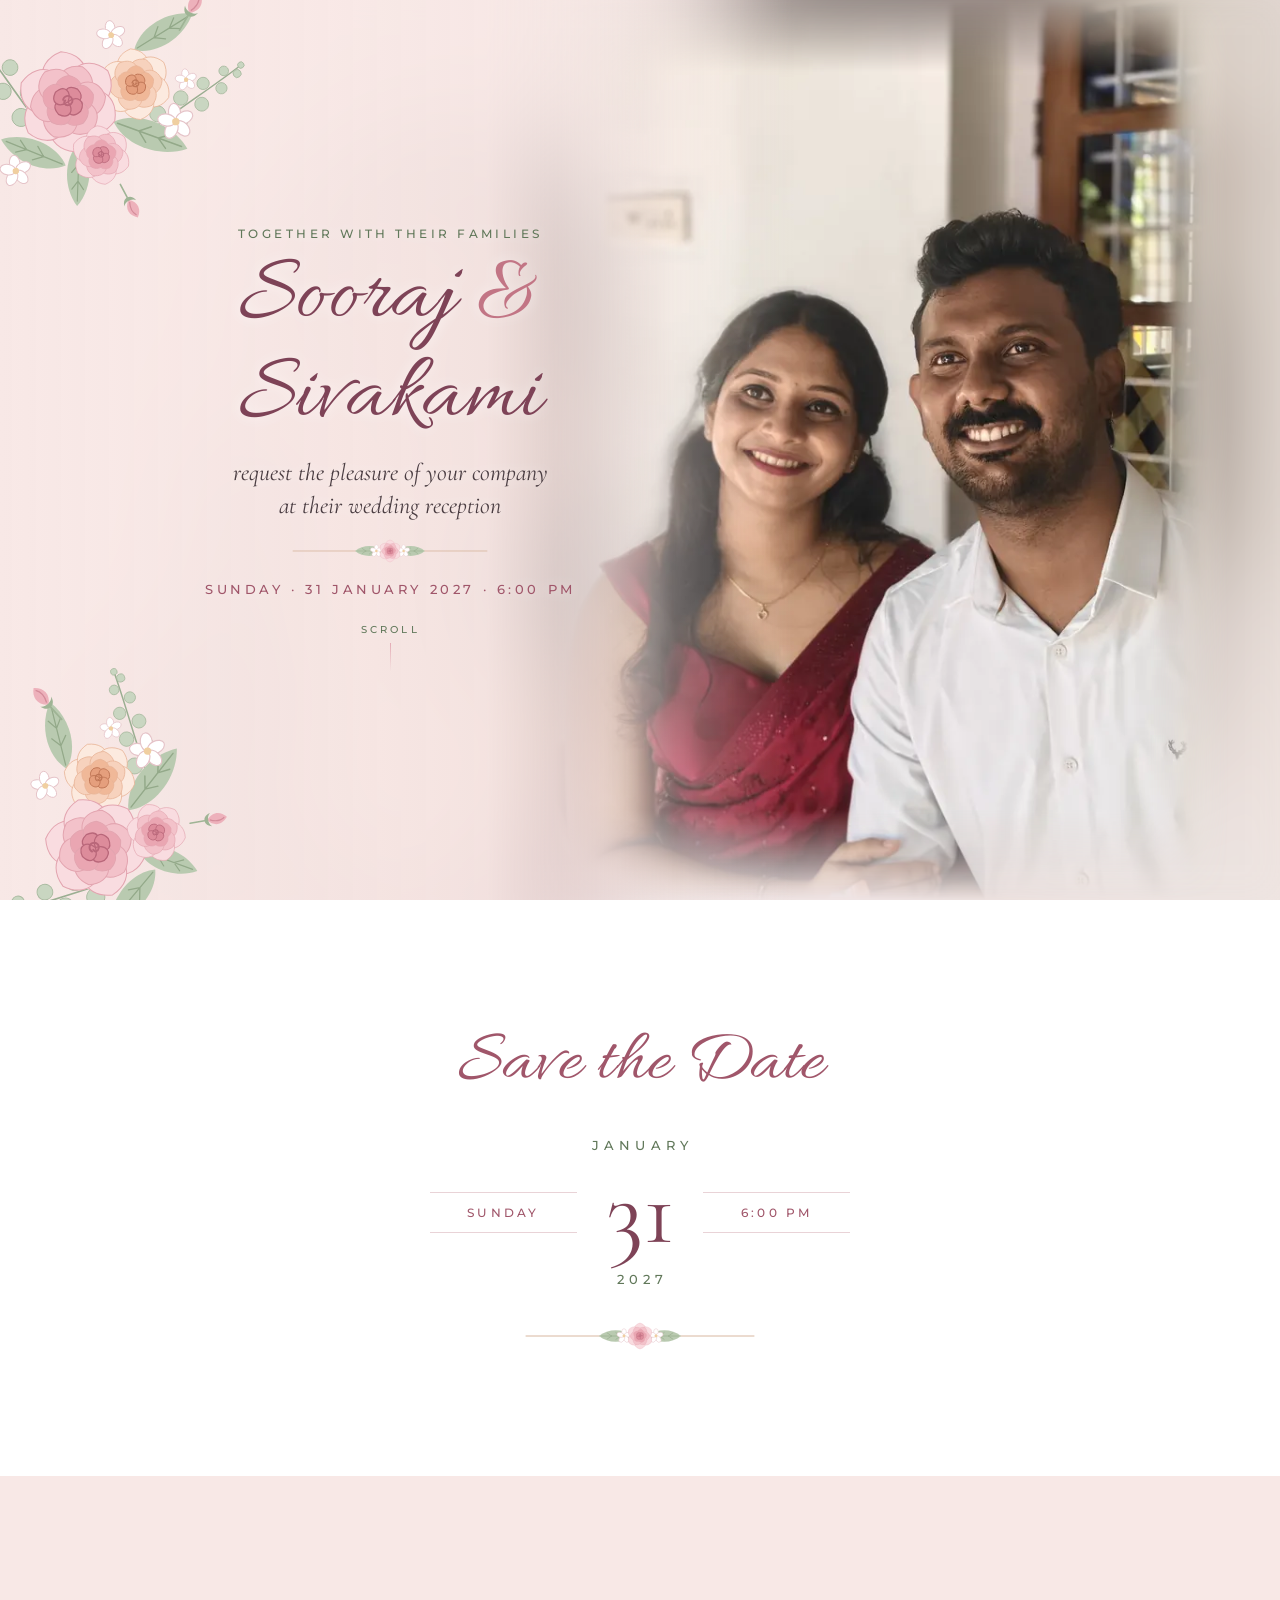
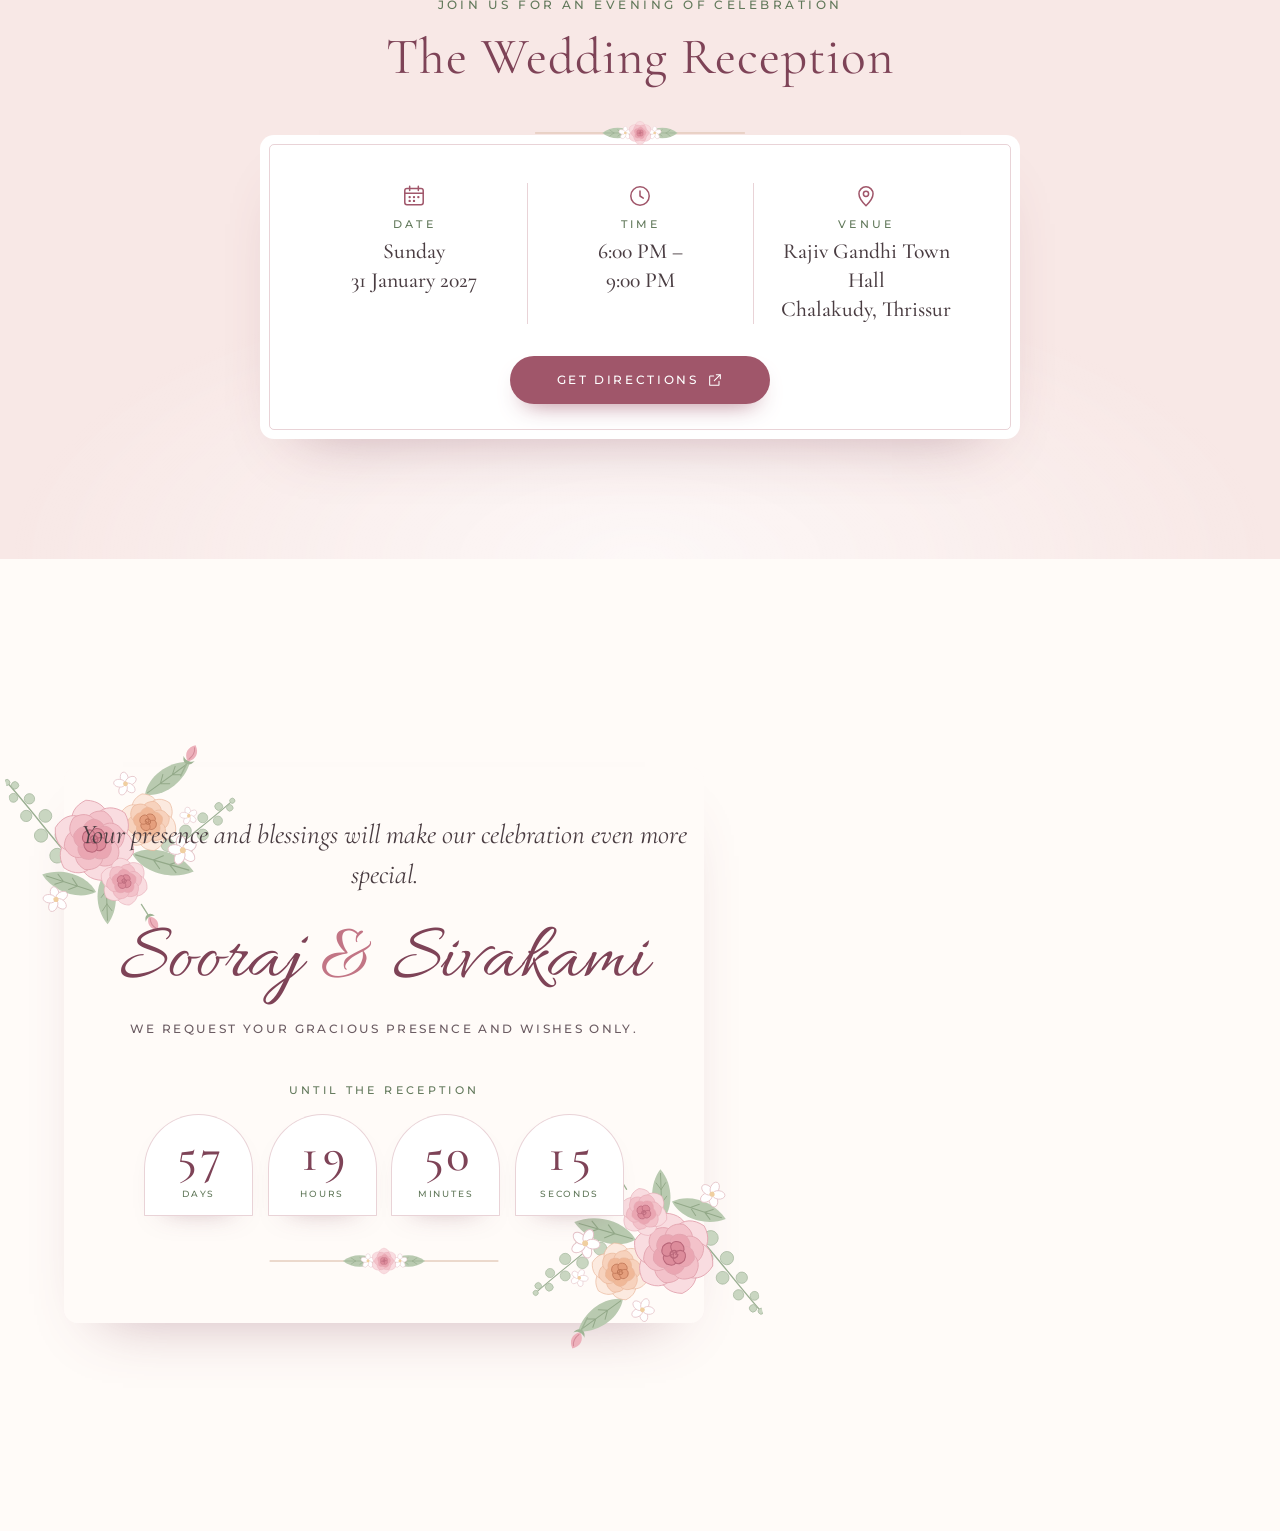
<file: index.html>
<!doctype html>
<html lang="en-IN">
<head>
  <meta charset="utf-8">
  <meta name="viewport" content="width=device-width, initial-scale=1, viewport-fit=cover">
  <title>Sooraj &amp; Sivakami | Wedding Reception Invitation</title>
  <meta name="description" content="You are invited to the wedding reception of Sooraj &amp; Sivakami on Sunday, 31 January 2027, 6:00–9:00 PM at Rajiv Gandhi Town Hall, Chalakudy, Thrissur.">
  <meta name="theme-color" content="#F8E8E6">
  <meta name="color-scheme" content="light">
  <!-- Live URL: replace https://abhyakp.github.io/sooraj-reception-invitation/ everywhere if the repo name or domain differs (see README). -->
  <link rel="canonical" href="https://abhyakp.github.io/sooraj-reception-invitation/">

  <!-- Open Graph (WhatsApp, Facebook) -->
  <meta property="og:type" content="website">
  <meta property="og:site_name" content="Sooraj &amp; Sivakami">
  <meta property="og:title" content="Sooraj &amp; Sivakami | Wedding Reception">
  <meta property="og:description" content="Sunday, 31 January 2027 · 6:00 PM – 9:00 PM · Rajiv Gandhi Town Hall, Chalakudy, Thrissur.">
  <meta property="og:url" content="https://abhyakp.github.io/sooraj-reception-invitation/">
  <meta property="og:image" content="https://abhyakp.github.io/sooraj-reception-invitation/assets/images/og-image.jpg">
  <meta property="og:image:type" content="image/jpeg">
  <meta property="og:image:width" content="1200">
  <meta property="og:image:height" content="630">
  <meta property="og:image:alt" content="Wedding reception invitation for Sooraj and Sivakami, 31 January 2027, 6 PM, Chalakudy, with pastel roses">
  <meta property="og:locale" content="en_IN">
  <!-- Twitter / X -->
  <meta name="twitter:card" content="summary_large_image">
  <meta name="twitter:title" content="Sooraj &amp; Sivakami | Wedding Reception">
  <meta name="twitter:description" content="Sunday, 31 January 2027 · 6 PM · Rajiv Gandhi Town Hall, Chalakudy, Thrissur.">
  <meta name="twitter:image" content="https://abhyakp.github.io/sooraj-reception-invitation/assets/images/og-image.jpg">

  <link rel="icon" href="assets/icons/favicon.svg" type="image/svg+xml">
  <link rel="icon" href="assets/icons/favicon-32.png" sizes="32x32" type="image/png">
  <link rel="apple-touch-icon" href="assets/icons/apple-touch-icon.png">
  <link rel="manifest" href="site.webmanifest">

  <link rel="preload" as="image" type="image/webp" href="assets/images/couple-720.webp" imagesrcset="assets/images/couple-720.webp 720w, assets/images/couple-1200.webp 1200w" imagesizes="(min-width: 900px) and (min-aspect-ratio: 4/3) 75vh, (min-width: 600px) 60vh, 100vw" fetchpriority="high">
  <link rel="preconnect" href="https://fonts.googleapis.com">
  <link rel="preconnect" href="https://fonts.gstatic.com" crossorigin>
  <link rel="stylesheet" href="https://fonts.googleapis.com/css2?family=Cormorant+Garamond:ital,wght@0,400;0,500;1,400;1,500&family=Allura&family=Montserrat:wght@300;400;500&display=swap">
  <link rel="stylesheet" href="css/style.css?v=9">

  <script type="application/ld+json">
  {
    "@context": "https://schema.org",
    "@graph": [
      {
        "@type": "Event",
        "name": "Wedding Reception of Sooraj & Sivakami",
        "url": "https://abhyakp.github.io/sooraj-reception-invitation/",
        "startDate": "2027-01-31T18:00:00+05:30",
        "endDate": "2027-01-31T21:00:00+05:30",
        "eventStatus": "https://schema.org/EventScheduled",
        "eventAttendanceMode": "https://schema.org/OfflineEventAttendanceMode",
        "description": "Wedding reception of Sooraj and Sivakami, 6:00 PM – 9:00 PM at Rajiv Gandhi Town Hall, Chalakudy.",
        "image": [
          "https://abhyakp.github.io/sooraj-reception-invitation/assets/images/og-image.jpg",
          "https://abhyakp.github.io/sooraj-reception-invitation/assets/images/couple-1200.jpg"
        ],
        "location": {
          "@type": "Place",
          "name": "Rajiv Gandhi Town Hall",
          "address": { "@type": "PostalAddress", "addressLocality": "Chalakudy", "addressRegion": "Thrissur, Kerala", "addressCountry": "IN" }
        },
        "organizer": { "@type": "Person", "name": "Mrs. Rajeswari S. & Mr. Sureshkumar C. K." }
      }
    ]
  }
  </script>
</head>
<body>
  <a class="skip-link" href="#main">Skip to the invitation</a>

  <!-- ===== Couple photo: fixed page background ===== -->
  <div class="photo-bg">
    <img class="photo-bg__blur" src="assets/images/couple-blur.jpg" width="240" height="320" alt="" aria-hidden="true" decoding="async">
    <picture>
      <source type="image/webp" srcset="assets/images/couple-720.webp 720w, assets/images/couple-1200.webp 1200w" sizes="(min-width: 900px) and (min-aspect-ratio: 4/3) 75vh, (min-width: 600px) 60vh, 100vw">
      <img class="photo-bg__img" src="assets/images/couple-1200.jpg" width="1200" height="1600" alt="Sooraj and Sivakami sitting together and smiling" fetchpriority="high" decoding="async">
    </picture>
  </div>

  <!-- ===== Floral sprite (decorative, reused via <use>) ===== -->
  <svg class="sprite" aria-hidden="true" focusable="false" width="0" height="0">
    <defs>
      <!-- Garden rose: rings of petals, darker towards the centre -->
      <symbol id="f-rose" viewBox="-26 -26 52 52"><circle r="20" fill="#F9DCE0"/><g fill="#F9DCE0" stroke="#E3A5B0" stroke-width=".5"><path d="M0 0C-13 -4.8 -14.9 -20.4 0 -24C14.9 -20.4 13 -4.8 0 0z" transform="rotate(0)"/><path d="M0 0C-13 -4.8 -14.9 -20.4 0 -24C14.9 -20.4 13 -4.8 0 0z" transform="rotate(60)"/><path d="M0 0C-13 -4.8 -14.9 -20.4 0 -24C14.9 -20.4 13 -4.8 0 0z" transform="rotate(120)"/><path d="M0 0C-13 -4.8 -14.9 -20.4 0 -24C14.9 -20.4 13 -4.8 0 0z" transform="rotate(180)"/><path d="M0 0C-13 -4.8 -14.9 -20.4 0 -24C14.9 -20.4 13 -4.8 0 0z" transform="rotate(240)"/><path d="M0 0C-13 -4.8 -14.9 -20.4 0 -24C14.9 -20.4 13 -4.8 0 0z" transform="rotate(300)"/></g><g fill="#F3C2CA" stroke="#E3A5B0" stroke-width=".5"><path d="M0 0C-10 -3.6 -11.5 -15.3 0 -18C11.5 -15.3 10 -3.6 0 0z" transform="rotate(30)"/><path d="M0 0C-10 -3.6 -11.5 -15.3 0 -18C11.5 -15.3 10 -3.6 0 0z" transform="rotate(90)"/><path d="M0 0C-10 -3.6 -11.5 -15.3 0 -18C11.5 -15.3 10 -3.6 0 0z" transform="rotate(150)"/><path d="M0 0C-10 -3.6 -11.5 -15.3 0 -18C11.5 -15.3 10 -3.6 0 0z" transform="rotate(210)"/><path d="M0 0C-10 -3.6 -11.5 -15.3 0 -18C11.5 -15.3 10 -3.6 0 0z" transform="rotate(270)"/><path d="M0 0C-10 -3.6 -11.5 -15.3 0 -18C11.5 -15.3 10 -3.6 0 0z" transform="rotate(330)"/></g><g fill="#EAA6B2" stroke="#E3A5B0" stroke-width=".5"><path d="M0 0C-7.5 -2.5 -8.6 -10.6 0 -12.5C8.6 -10.6 7.5 -2.5 0 0z" transform="rotate(10)"/><path d="M0 0C-7.5 -2.5 -8.6 -10.6 0 -12.5C8.6 -10.6 7.5 -2.5 0 0z" transform="rotate(82)"/><path d="M0 0C-7.5 -2.5 -8.6 -10.6 0 -12.5C8.6 -10.6 7.5 -2.5 0 0z" transform="rotate(154)"/><path d="M0 0C-7.5 -2.5 -8.6 -10.6 0 -12.5C8.6 -10.6 7.5 -2.5 0 0z" transform="rotate(226)"/><path d="M0 0C-7.5 -2.5 -8.6 -10.6 0 -12.5C8.6 -10.6 7.5 -2.5 0 0z" transform="rotate(298)"/></g><g fill="#DD8C9B" stroke="#B9677A" stroke-width="0.6"><path d="M0 0C-5 -1.5 -5.8 -6.4 0 -7.5C5.8 -6.4 5 -1.5 0 0z" transform="rotate(45)"/><path d="M0 0C-5 -1.5 -5.8 -6.4 0 -7.5C5.8 -6.4 5 -1.5 0 0z" transform="rotate(135)"/><path d="M0 0C-5 -1.5 -5.8 -6.4 0 -7.5C5.8 -6.4 5 -1.5 0 0z" transform="rotate(225)"/><path d="M0 0C-5 -1.5 -5.8 -6.4 0 -7.5C5.8 -6.4 5 -1.5 0 0z" transform="rotate(315)"/></g><path d="M-2.2-1.2c.6-1.8 3-2.2 4-.6s0 3.4-1.8 3.4-2.4-1.6-1.2-2.4" fill="none" stroke="#B9677A" stroke-width=".9" stroke-linecap="round"/></symbol>
      <symbol id="f-rose-peach" viewBox="-26 -26 52 52"><circle r="20" fill="#FCEADF"/><g fill="#FCEADF" stroke="#E8B497" stroke-width=".5"><path d="M0 0C-13 -4.8 -14.9 -20.4 0 -24C14.9 -20.4 13 -4.8 0 0z" transform="rotate(0)"/><path d="M0 0C-13 -4.8 -14.9 -20.4 0 -24C14.9 -20.4 13 -4.8 0 0z" transform="rotate(60)"/><path d="M0 0C-13 -4.8 -14.9 -20.4 0 -24C14.9 -20.4 13 -4.8 0 0z" transform="rotate(120)"/><path d="M0 0C-13 -4.8 -14.9 -20.4 0 -24C14.9 -20.4 13 -4.8 0 0z" transform="rotate(180)"/><path d="M0 0C-13 -4.8 -14.9 -20.4 0 -24C14.9 -20.4 13 -4.8 0 0z" transform="rotate(240)"/><path d="M0 0C-13 -4.8 -14.9 -20.4 0 -24C14.9 -20.4 13 -4.8 0 0z" transform="rotate(300)"/></g><g fill="#F7D2BD" stroke="#E8B497" stroke-width=".5"><path d="M0 0C-10 -3.6 -11.5 -15.3 0 -18C11.5 -15.3 10 -3.6 0 0z" transform="rotate(30)"/><path d="M0 0C-10 -3.6 -11.5 -15.3 0 -18C11.5 -15.3 10 -3.6 0 0z" transform="rotate(90)"/><path d="M0 0C-10 -3.6 -11.5 -15.3 0 -18C11.5 -15.3 10 -3.6 0 0z" transform="rotate(150)"/><path d="M0 0C-10 -3.6 -11.5 -15.3 0 -18C11.5 -15.3 10 -3.6 0 0z" transform="rotate(210)"/><path d="M0 0C-10 -3.6 -11.5 -15.3 0 -18C11.5 -15.3 10 -3.6 0 0z" transform="rotate(270)"/><path d="M0 0C-10 -3.6 -11.5 -15.3 0 -18C11.5 -15.3 10 -3.6 0 0z" transform="rotate(330)"/></g><g fill="#F0B898" stroke="#E8B497" stroke-width=".5"><path d="M0 0C-7.5 -2.5 -8.6 -10.6 0 -12.5C8.6 -10.6 7.5 -2.5 0 0z" transform="rotate(10)"/><path d="M0 0C-7.5 -2.5 -8.6 -10.6 0 -12.5C8.6 -10.6 7.5 -2.5 0 0z" transform="rotate(82)"/><path d="M0 0C-7.5 -2.5 -8.6 -10.6 0 -12.5C8.6 -10.6 7.5 -2.5 0 0z" transform="rotate(154)"/><path d="M0 0C-7.5 -2.5 -8.6 -10.6 0 -12.5C8.6 -10.6 7.5 -2.5 0 0z" transform="rotate(226)"/><path d="M0 0C-7.5 -2.5 -8.6 -10.6 0 -12.5C8.6 -10.6 7.5 -2.5 0 0z" transform="rotate(298)"/></g><g fill="#E59F7D" stroke="#BF7656" stroke-width="0.6"><path d="M0 0C-5 -1.5 -5.8 -6.4 0 -7.5C5.8 -6.4 5 -1.5 0 0z" transform="rotate(45)"/><path d="M0 0C-5 -1.5 -5.8 -6.4 0 -7.5C5.8 -6.4 5 -1.5 0 0z" transform="rotate(135)"/><path d="M0 0C-5 -1.5 -5.8 -6.4 0 -7.5C5.8 -6.4 5 -1.5 0 0z" transform="rotate(225)"/><path d="M0 0C-5 -1.5 -5.8 -6.4 0 -7.5C5.8 -6.4 5 -1.5 0 0z" transform="rotate(315)"/></g><path d="M-2.2-1.2c.6-1.8 3-2.2 4-.6s0 3.4-1.8 3.4-2.4-1.6-1.2-2.4" fill="none" stroke="#BF7656" stroke-width=".9" stroke-linecap="round"/></symbol>
      <!-- White blossom -->
      <symbol id="f-blossom" viewBox="-12 -12 24 24">
        <g fill="#FFFFFF" stroke="#E5C3C8" stroke-width=".7">
          <ellipse cy="-5.6" rx="3.6" ry="5.4"/><ellipse cy="-5.6" rx="3.6" ry="5.4" transform="rotate(72)"/><ellipse cy="-5.6" rx="3.6" ry="5.4" transform="rotate(144)"/><ellipse cy="-5.6" rx="3.6" ry="5.4" transform="rotate(216)"/><ellipse cy="-5.6" rx="3.6" ry="5.4" transform="rotate(288)"/>
        </g>
        <circle r="2.2" fill="#F0CFA0"/>
      </symbol>
      <!-- Rose bud -->
      <symbol id="f-bud" viewBox="0 0 16 30">
        <path d="M8 1C13 5 14 11 8 16 2 11 3 5 8 1z" fill="#EDB1BB"/>
        <path d="M8 3c2 3 2 7 0 11" fill="none" stroke="#D48C9A" stroke-width=".9"/>
        <path d="M3 13c2 3 8 3 10 0-1 4-3 5-5 5s-4-1-5-5z" fill="#9FB495"/>
        <path d="M8 18v11" stroke="#9FB495" stroke-width="1.2" stroke-linecap="round"/>
      </symbol>
      <!-- Leaf -->
      <symbol id="f-leaf" viewBox="0 0 40 16">
        <path d="M1 8C10-1 28-1 39 8 28 17 10 17 1 8z" fill="#B9CAB0"/>
        <path d="M3 8h33M14 8l5-4M14 8l5 4M24 8l5-3.5M24 8l5 3.5" fill="none" stroke="#93A989" stroke-width=".7" stroke-linecap="round"/>
      </symbol>
      <!-- Eucalyptus sprig -->
      <symbol id="f-euca" viewBox="0 0 30 90">
        <path d="M15 88C14 60 16 30 15 2" fill="none" stroke="#9AAE91" stroke-width="1.1"/>
        <g fill="#C9D6C1" stroke="#A9BAA0" stroke-width=".6">
          <circle cx="8" cy="76" r="6"/><circle cx="22" cy="66" r="6"/><circle cx="8.5" cy="55" r="5.4"/><circle cx="21.5" cy="45" r="5.2"/><circle cx="9.5" cy="35" r="4.6"/><circle cx="20.5" cy="26" r="4.2"/><circle cx="11" cy="17" r="3.6"/><circle cx="18.5" cy="10" r="3"/><circle cx="15" cy="4" r="2.4"/>
        </g>
      </symbol>

      <!-- Corner spray: roses, blossoms, buds, leaves and eucalyptus -->
      <symbol id="f-spray" viewBox="0 0 240 200">
        <use href="#f-euca" x="6" y="-4" width="34" height="102" transform="rotate(-28 23 47)"/>
        <use href="#f-euca" x="150" y="40" width="30" height="90" transform="rotate(62 165 85)"/>
        <use href="#f-leaf" x="96" y="96" width="62" height="25" transform="rotate(28 127 108)"/>
        <use href="#f-leaf" x="10" y="98" width="56" height="22" transform="rotate(-150 38 109)"/>
        <use href="#f-leaf" x="120" y="22" width="54" height="22" transform="rotate(-24 147 33)"/>
        <use href="#f-leaf" x="44" y="120" width="50" height="20" transform="rotate(100 69 130)"/>
        <use href="#f-bud" x="160" y="4" width="18" height="34" transform="rotate(38 169 21)"/>
        <use href="#f-bud" x="96" y="140" width="16" height="30" transform="rotate(160 104 155)"/>
        <use href="#f-rose-peach" x="92" y="40" width="58" height="58"/>
        <use href="#f-rose" x="28" y="34" width="82" height="82"/>
        <use href="#f-rose" x="64" y="94" width="48" height="48"/>
        <use href="#f-blossom" x="132" y="86" width="30" height="30"/>
        <use href="#f-blossom" x="10" y="108" width="26" height="26"/>
        <use href="#f-blossom" x="96" y="18" width="24" height="24"/>
        <use href="#f-blossom" x="150" y="62" width="18" height="18"/>
      </symbol>

      <!-- Small floral divider -->
      <symbol id="f-divider" viewBox="0 0 240 40">
        <path d="M6 20h78M156 20h78" stroke="#D8B7A0" stroke-width="1" stroke-linecap="round"/>
        <use href="#f-leaf" x="78" y="13" width="34" height="14" transform="rotate(180 95 20)"/>
        <use href="#f-leaf" x="128" y="13" width="34" height="14"/>
        <use href="#f-blossom" x="96" y="12" width="16" height="16"/>
        <use href="#f-blossom" x="128" y="12" width="16" height="16"/>
        <use href="#f-rose" x="106" y="6" width="28" height="28"/>
      </symbol>

      <symbol id="i-calendar" viewBox="0 0 24 24"><g fill="none" stroke="currentColor" stroke-width="1.4" stroke-linecap="round" stroke-linejoin="round"><rect x="3.5" y="5" width="17" height="15" rx="2"/><path d="M3.5 9.5h17M8 3v4M16 3v4"/><path d="M8 13h.01M12 13h.01M16 13h.01M8 16.5h.01M12 16.5h.01" stroke-width="2.2"/></g></symbol>
      <symbol id="i-clock" viewBox="0 0 24 24"><g fill="none" stroke="currentColor" stroke-width="1.4" stroke-linecap="round" stroke-linejoin="round"><circle cx="12" cy="12" r="8.5"/><path d="M12 7.5V12l3 2"/></g></symbol>
      <symbol id="i-pin" viewBox="0 0 24 24"><g fill="none" stroke="currentColor" stroke-width="1.4" stroke-linecap="round" stroke-linejoin="round"><path d="M12 21s-6.5-6.2-6.5-11a6.5 6.5 0 0 1 13 0c0 4.8-6.5 11-6.5 11z"/><circle cx="12" cy="10" r="2.4"/></g></symbol>
      <symbol id="i-arrow-up" viewBox="0 0 24 24"><path d="M12 19V5M6 11l6-6 6 6" fill="none" stroke="currentColor" stroke-width="1.8" stroke-linecap="round" stroke-linejoin="round"/></symbol>
      <symbol id="i-external" viewBox="0 0 24 24"><path d="M14 4h6v6M20 4l-9 9M18 14v5a1 1 0 0 1-1 1H5a1 1 0 0 1-1-1V7a1 1 0 0 1 1-1h5" fill="none" stroke="currentColor" stroke-width="1.6" stroke-linecap="round" stroke-linejoin="round"/></symbol>
    </defs>
  </svg>

  <main id="main">

    <!-- ===== Hero ===== -->
    <section class="hero see-through" id="top" aria-labelledby="hero-title">
      <svg class="spray spray--tl" aria-hidden="true" focusable="false"><use href="#f-spray"/></svg>
      <svg class="spray spray--tr" aria-hidden="true" focusable="false"><use href="#f-spray"/></svg>

      <div class="hero__top">
        <p class="eyebrow hero__eyebrow">Together with their families</p>
        <h1 class="hero__names" id="hero-title">
          <span class="hero__name">Sooraj <span class="hero__amp" aria-label="and">&amp;</span></span>
          <span class="hero__name">Sivakami</span>
        </h1>
      </div>

      <div class="hero__bottom">
        <p class="hero__lede">request the pleasure of your company<br> at their wedding reception</p>
        <svg class="divider hero__divider" aria-hidden="true" focusable="false"><use href="#f-divider"/></svg>
        <p class="hero__date">Sunday &middot; 31 January 2027 <span class="hero__time"><span class="hero__sep" aria-hidden="true">&middot; </span>6:00 PM</span></p>
        <a href="#date" class="scroll-cue">
          <span class="scroll-cue__text">Scroll</span>
          <span class="scroll-cue__line" aria-hidden="true"></span>
        </a>
      </div>
    </section>

    <!-- ===== Save the date ===== -->
    <section class="section date" id="date" aria-labelledby="date-title">
      <div class="container">
        <h2 class="script-title reveal" id="date-title">Save the Date</h2>
        <div class="date-block reveal">
          <p class="date-block__month">January</p>
          <div class="date-block__row">
            <span class="date-block__side">Sunday</span>
            <span class="date-block__day">31</span>
            <span class="date-block__side">6:00 PM</span>
          </div>
          <p class="date-block__year">2027</p>
        </div>
        <svg class="divider reveal" aria-hidden="true" focusable="false"><use href="#f-divider"/></svg>
      </div>
    </section>

    <!-- ===== Reception details ===== -->
    <section class="section reception" id="reception" aria-labelledby="reception-title">
      <div class="container">
        <p class="eyebrow reveal">Join us for an evening of celebration</p>
        <h2 class="section-title reveal" id="reception-title">The Wedding Reception</h2>

        <div class="card reveal">
          <svg class="card__flowers" aria-hidden="true" focusable="false"><use href="#f-divider"/></svg>
          <div class="card__trio">
            <div class="card__cell">
              <svg class="icon" aria-hidden="true" focusable="false"><use href="#i-calendar"/></svg>
              <h3 class="card__label">Date</h3>
              <p class="card__value">Sunday<br>31 January 2027</p>
            </div>
            <div class="card__cell">
              <svg class="icon" aria-hidden="true" focusable="false"><use href="#i-clock"/></svg>
              <h3 class="card__label">Time</h3>
              <p class="card__value">6:00 PM –<br>9:00 PM</p>
            </div>
            <div class="card__cell">
              <svg class="icon" aria-hidden="true" focusable="false"><use href="#i-pin"/></svg>
              <h3 class="card__label">Venue</h3>
              <p class="card__value">Rajiv Gandhi Town Hall<br>Chalakudy, Thrissur</p>
            </div>
          </div>

          <a class="btn" href="https://www.google.com/maps/search/?api=1&amp;query=Rajiv+Gandhi+Town+Hall+Chalakudy+Thrissur" target="_blank" rel="noopener">
            Get Directions <svg class="icon icon--sm" aria-hidden="true" focusable="false"><use href="#i-external"/></svg>
            <span class="sr-only">(opens Google Maps in a new tab)</span>
          </a>
        </div>
      </div>
    </section>

    <!-- ===== Closing ===== -->
    <section class="section closing see-through" id="closing" aria-labelledby="closing-title">
      <div class="container container--narrow closing__panel">
        <svg class="spray spray--cl" aria-hidden="true" focusable="false"><use href="#f-spray"/></svg>
        <svg class="spray spray--cr" aria-hidden="true" focusable="false"><use href="#f-spray"/></svg>
        <p class="closing__text reveal">Your presence and blessings will make our celebration even more special.</p>
        <h2 class="closing__names reveal" id="closing-title">Sooraj <span aria-label="and">&amp;</span> Sivakami</h2>
        <p class="closing__note reveal">We request your gracious presence and wishes only.</p>

        <div class="countdown reveal" data-countdown="reception">
          <p class="countdown__caption">Until the Reception</p>
          <div class="countdown__grid" data-cd-grid role="timer" aria-label="Time remaining until the wedding reception">
            <div class="countdown__unit"><span class="countdown__num" data-cd="days">--</span><span class="countdown__lbl">Days</span></div>
            <div class="countdown__unit"><span class="countdown__num" data-cd="hours">--</span><span class="countdown__lbl">Hours</span></div>
            <div class="countdown__unit"><span class="countdown__num" data-cd="minutes">--</span><span class="countdown__lbl">Minutes</span></div>
            <div class="countdown__unit"><span class="countdown__num" data-cd="seconds">--</span><span class="countdown__lbl">Seconds</span></div>
          </div>
          <p class="countdown__status" data-cd-status aria-live="polite" hidden></p>
        </div>

        <svg class="divider reveal" aria-hidden="true" focusable="false"><use href="#f-divider"/></svg>
      </div>
    </section>
  </main>

  <!-- ===== Floating controls ===== -->
  <a class="fab back-to-top" id="backToTop" href="#top" aria-label="Back to top">
    <svg class="icon" aria-hidden="true" focusable="false"><use href="#i-arrow-up"/></svg>
  </a>

  <script src="js/script.js?v=4" defer></script>
</body>
</html>
</file>
<file: css/style.css>
/* ==========================================================================
   Sooraj & Sivakami — Wedding Reception Invitation
   Western pastel · blush, white & sage florals · mobile-first · no frameworks
   ========================================================================== */

:root {
  --white: #FFFFFF;
  --ivory: #FFFBF8;
  --blush: #F8E8E6;
  --blush-2: #F3D9D8;
  --rose: #E3AAB4;          /* decoration only */
  --rose-amp: #C27585;      /* large decorative ampersand — 3.6:1 */
  --rose-deep: #A0566A;     /* accent text — 5.3:1 on white */
  --mauve: #7E4357;         /* headings — 7.6:1 on white */
  --sage: #B9CAB0;
  --sage-deep: #61785A;     /* small text on light — 4.9:1 on white */
  --champagne: #D8B7A0;
  --ink: #4A3D42;
  --muted: #6B5C62;
  --line: rgba(196, 140, 150, .38);

  --font-head: "Cormorant Garamond", Georgia, "Times New Roman", serif;
  --font-body: "Montserrat", system-ui, -apple-system, "Segoe UI", sans-serif;
  --font-script: "Allura", "Snell Roundhand", "Brush Script MT", cursive;

  --gutter: 16px;
  --max: 1080px;
  --radius: 14px;
  --ease: cubic-bezier(.22, .61, .36, 1);
}

/* ---------- Reset & base ---------- */
*, *::before, *::after { box-sizing: border-box; }
html { -webkit-text-size-adjust: 100%; scroll-behavior: smooth; color-scheme: light; }
body {
  margin: 0;
  font-family: var(--font-body);
  font-weight: 400;
  font-size: 1rem;
  line-height: 1.7;
  color: var(--ink);
  background: var(--ivory);
  overflow-x: hidden;
  -webkit-font-smoothing: antialiased;
  text-rendering: optimizeLegibility;
}
h1, h2, h3 { margin: 0; font-weight: 400; line-height: 1.15; }
p, figure { margin: 0; }
img, svg { display: block; max-width: 100%; }
a { color: var(--rose-deep); }
[hidden] { display: none !important; }
:focus-visible { outline: 2px solid var(--rose-deep); outline-offset: 3px; border-radius: 4px; }

.sr-only {
  position: absolute !important; width: 1px; height: 1px; padding: 0; margin: -1px;
  overflow: hidden; clip: rect(0 0 0 0); white-space: nowrap; border: 0;
}
.sprite { position: absolute; width: 0; height: 0; overflow: hidden; }
.skip-link {
  position: absolute; left: var(--gutter); top: -60px; z-index: 100;
  background: var(--mauve); color: var(--white); padding: .6rem 1rem; border-radius: 999px;
  text-decoration: none; transition: top .2s;
}
.skip-link:focus { top: 12px; }

/* ---------- Layout helpers ---------- */
.container { position: relative; z-index: 1; width: 100%; max-width: var(--max); margin: 0 auto; padding: 0 var(--gutter); text-align: center; }
.container--narrow { max-width: 640px; }
.section { padding: clamp(4.5rem, 13vw, 7.5rem) 0; position: relative; overflow: hidden; }

.eyebrow {
  font-size: .72rem; font-weight: 500; letter-spacing: .3em; text-transform: uppercase;
  color: var(--sage-deep); margin-bottom: .8rem;
}
.section-title {
  font-family: var(--font-head); font-weight: 400; color: var(--mauve);
  font-size: clamp(2.1rem, 8vw, 3.2rem); letter-spacing: .02em;
}
.script-title {
  font-family: var(--font-script); font-weight: 400; color: var(--rose-deep);
  font-size: clamp(3rem, 13vw, 4.6rem); line-height: 1.2;
}
.divider { width: min(240px, 72%); height: 40px; margin: 1.6rem auto 0; overflow: visible; }

.icon { width: 26px; height: 26px; flex: none; color: var(--rose-deep); }
.icon--sm { width: 16px; height: 16px; color: currentColor; }

/* Floral sprays in section corners */
.spray { position: absolute; z-index: 0; width: clamp(150px, 38vw, 320px); height: auto; aspect-ratio: 240 / 200; pointer-events: none; overflow: visible; }
.spray--tl { top: -26px; left: -34px; transform: rotate(-8deg); }
.spray--br { bottom: -30px; right: -36px; transform: rotate(172deg); }
.spray--cl { top: -20px; left: -40px; transform: rotate(-12deg); width: clamp(130px, 30vw, 260px); }
.spray--cr { bottom: -24px; right: -40px; transform: rotate(168deg); width: clamp(130px, 30vw, 260px); }

/* ---------- Couple photo (fixed background) ----------
   Phones/tablets: the text sits at the top and the photo below it, anchored to
   the bottom of the screen and fading upward into blush; its height (--photo-h)
   is set by script.js so it starts just below the date.
   Wide screens: photo on the right, text on the left. */
.photo-bg { position: fixed; inset: 0; z-index: -1; overflow: hidden; background: var(--blush); }
.photo-bg picture { display: contents; }
.photo-bg__img {
  position: absolute; bottom: 0; left: 50%; transform: translateX(-50%);
  height: min(133.333vw, calc(100vh - 24rem));
  height: min(133.333vw, var(--photo-h, calc(100svh - 24rem)));
  width: auto; aspect-ratio: 3 / 4; max-width: none; object-fit: cover;
  -webkit-mask-image: linear-gradient(to right, transparent 0%, #000 5%, #000 95%, transparent 100%),
                      linear-gradient(to top, #000 0%, #000 84%, transparent 100%);
  -webkit-mask-composite: source-in;
  mask-image: linear-gradient(to right, transparent 0%, #000 5%, #000 95%, transparent 100%),
              linear-gradient(to top, #000 0%, #000 84%, transparent 100%);
  mask-composite: intersect;
  animation: fadeIn 1.4s both;
}
.photo-bg__blur {
  display: none; position: absolute; inset: -60px; width: calc(100% + 120px); height: calc(100% + 120px);
  max-width: none; object-fit: cover; filter: blur(40px) saturate(.9); opacity: .55;
}
.photo-bg::after { content: ""; position: absolute; inset: 0; pointer-events: none; }
.see-through { background: transparent !important; }

/* ---------- Hero ---------- */
.hero {
  position: relative; overflow: hidden;
  min-height: 100vh; min-height: 100svh;
  display: flex; flex-direction: column; justify-content: flex-start; align-items: center;
  padding: clamp(3.2rem, 11vw, 4.4rem) var(--gutter) max(14px, env(safe-area-inset-bottom));
  text-align: center;
}
.hero__top, .hero__bottom {
  position: relative; z-index: 1; display: flex; flex-direction: column; align-items: center;
  text-shadow: 0 0 14px rgba(255, 255, 255, .7);
}
.hero .spray { width: clamp(120px, 30vw, 320px); }
.hero .spray--tl { top: -8px; left: -20px; transform: rotate(-8deg); }
.hero .spray--tr { top: -8px; right: -20px; transform: scaleX(-1) rotate(-8deg); }

.hero__eyebrow { margin-bottom: .3rem; animation: fadeUp 1s .2s var(--ease) both; }
.hero__names {
  font-family: var(--font-script); font-weight: 400; color: var(--mauve);
  font-size: clamp(3rem, 14vw, 6.2rem); line-height: 1.05;
  display: flex; flex-direction: column; align-items: center;
}
.hero__name { display: block; animation: nameReveal 1.3s var(--ease) both; }
.hero__name:last-child { animation-delay: .5s; }
.hero__amp { color: var(--rose-amp); animation: fadeIn 1s .35s both; }
.hero__lede {
  font-family: var(--font-head); font-style: italic; font-size: clamp(1.15rem, 4.6vw, 1.5rem);
  color: var(--ink); margin-top: .5rem; line-height: 1.4; animation: fadeUp 1s .8s var(--ease) both;
}
.hero__divider { margin-top: .7rem; height: 34px; animation: fadeIn 1.2s 1s both; }
.hero__date {
  margin-top: .7rem; font-size: .8rem; font-weight: 500; letter-spacing: .28em; text-transform: uppercase;
  color: var(--rose-deep); animation: fadeIn 1.2s 1.15s both;
}
.hero__time { display: block; margin-top: .2rem; }
.hero__sep { display: none; }
@media (min-width: 520px) {
  .hero__time { display: inline; margin-top: 0; }
  .hero__sep { display: inline; }
}

.scroll-cue {
  margin-top: 1rem;
  display: flex; flex-direction: column; align-items: center; gap: .3rem;
  color: var(--sage-deep); text-decoration: none; font-size: .64rem; font-weight: 500; letter-spacing: .3em; text-transform: uppercase;
  min-width: 44px; padding: 4px; animation: fadeIn 1s 1.6s both;
}
.scroll-cue__line { width: 1px; height: 28px; background: linear-gradient(var(--rose), transparent); position: relative; overflow: hidden; }
.scroll-cue__line::after { content: ""; position: absolute; left: 0; top: -40%; width: 1px; height: 40%; background: var(--rose-deep); animation: scrollLine 2.2s ease-in-out infinite; }

/* Wide screens: photo on the right with feathered edges, text on the left */
@media (min-width: 900px) and (min-aspect-ratio: 4/3) {
  .photo-bg__blur { display: block; }
  .photo-bg__img {
    inset: 0 4vw 0 auto; left: auto; bottom: 0; transform: none; width: auto; height: 100%;
    -webkit-mask-image: linear-gradient(to right, transparent 0%, #000 18%, #000 88%, transparent 100%),
                        linear-gradient(to bottom, transparent 0%, #000 8%, #000 90%, transparent 100%);
    mask-image: linear-gradient(to right, transparent 0%, #000 18%, #000 88%, transparent 100%),
                linear-gradient(to bottom, transparent 0%, #000 8%, #000 90%, transparent 100%);
  }
  .photo-bg::after { background: linear-gradient(90deg, var(--blush) 0%, rgba(248, 232, 230, .92) 38%, rgba(248, 232, 230, 0) 62%); }
  .hero { justify-content: center; align-items: flex-start; padding: 5rem 2rem; }
  .hero__top, .hero__bottom { width: min(46vw, 640px); margin-left: 5vw; }
  .hero__names { font-size: clamp(4.8rem, 7.4vw, 6.8rem); }
  .hero .spray--tr { top: auto; right: auto; bottom: -20px; left: -20px; transform: rotate(-80deg); }
  .closing .container { margin-left: 5vw; }
}

/* ---------- Save the date ---------- */
.date { background: var(--white); }
.date-block { margin: 1.6rem auto 0; max-width: 420px; color: var(--mauve); }
.date-block__month, .date-block__year {
  font-size: .82rem; font-weight: 500; letter-spacing: .4em; text-transform: uppercase; color: var(--sage-deep);
  padding-left: .4em; /* optically balance tracking */
}
.date-block__row { display: grid; grid-template-columns: 1fr auto 1fr; align-items: center; margin: .5rem 0; }
.date-block__side {
  font-size: .78rem; font-weight: 500; letter-spacing: .26em; text-transform: uppercase; color: var(--rose-deep);
  padding: .55rem 0; border-top: 1px solid var(--line); border-bottom: 1px solid var(--line);
}
.date-block__day {
  font-family: var(--font-head); font-size: clamp(4.4rem, 20vw, 6rem); line-height: 1; font-weight: 400;
  padding: 0 clamp(1rem, 5vw, 1.8rem); color: var(--mauve);
}

/* ---------- Reception details ---------- */
.reception {
  background:
    radial-gradient(ellipse 70% 60% at 50% 100%, rgba(255, 255, 255, .7), transparent 70%),
    var(--blush);
}
.card {
  position: relative; max-width: 760px; margin: 3rem auto 0;
  background: var(--white); border-radius: var(--radius);
  padding: 3rem clamp(1.2rem, 5vw, 2.6rem) 2.2rem;
  box-shadow: 0 30px 60px -38px rgba(126, 67, 87, .45);
  outline: 1px solid var(--line); outline-offset: -10px;
}
.card__flowers { position: absolute; top: -22px; left: 50%; transform: translateX(-50%); width: 220px; height: 40px; overflow: visible; }
.card__trio { display: grid; gap: 1.5rem; }
.card__cell { display: flex; flex-direction: column; align-items: center; gap: .35rem; }
.card__cell + .card__cell { padding-top: 1.5rem; border-top: 1px solid var(--line); }
.card__label { font-family: var(--font-body); font-size: .7rem; font-weight: 500; letter-spacing: .28em; text-transform: uppercase; color: var(--sage-deep); margin-top: .2rem; }
.card__value { font-family: var(--font-head); font-size: 1.35rem; line-height: 1.35; color: var(--ink); font-weight: 500; }
.card .btn { margin-top: 2rem; width: 100%; }
@media (min-width: 640px) {
  .card__trio { grid-template-columns: repeat(3, 1fr); gap: 0; }
  .card__cell { padding: 0 1rem; }
  .card__cell + .card__cell { padding-top: 0; border-top: 0; border-left: 1px solid var(--line); }
  .card .btn { width: auto; min-width: 260px; }
}

/* ---------- Buttons ---------- */
.btn {
  display: inline-flex; align-items: center; justify-content: center; gap: .55rem;
  min-height: 48px; padding: .75rem 1.8rem; border-radius: 999px; border: 1px solid transparent;
  font-family: var(--font-body); font-size: .74rem; font-weight: 500; letter-spacing: .22em; text-transform: uppercase; text-decoration: none;
  background: var(--rose-deep); color: var(--white);
  box-shadow: 0 12px 24px -14px rgba(160, 86, 106, .9);
  cursor: pointer; transition: background-color .3s var(--ease), transform .3s var(--ease), box-shadow .3s;
}
.btn:hover { background: var(--mauve); transform: translateY(-2px); }
.btn:active { transform: translateY(0); }

/* ---------- Closing ---------- */
.closing.see-through { padding: clamp(7rem, 32vh, 13rem) 0; }
.closing__panel {
  overflow: visible; padding-top: 3rem; padding-bottom: 2.6rem; width: calc(100% - 2 * var(--gutter));
  background: rgba(255, 251, 248, .84); border-radius: var(--radius);
  -webkit-backdrop-filter: blur(8px); backdrop-filter: blur(8px);
  box-shadow: 0 30px 60px -38px rgba(126, 67, 87, .45);
}
.closing__panel > :not(.spray) { position: relative; z-index: 1; }
.closing__text { font-family: var(--font-head); font-style: italic; font-size: clamp(1.3rem, 5vw, 1.7rem); line-height: 1.45; color: var(--ink); }
.closing__names { font-family: var(--font-script); font-weight: 400; color: var(--mauve); font-size: clamp(3.2rem, 14vw, 5rem); margin: 1.2rem 0 .6rem; line-height: 1.2; }
.closing__names span { color: var(--rose-amp); }
.closing__note { font-size: .74rem; font-weight: 500; letter-spacing: .2em; text-transform: uppercase; color: var(--muted); }

/* ---------- Countdown ---------- */
.countdown { margin-top: 2.6rem; }
.countdown__caption { font-size: .7rem; font-weight: 500; letter-spacing: .3em; text-transform: uppercase; color: var(--sage-deep); margin-bottom: .9rem; }
.countdown__grid { display: grid; grid-template-columns: repeat(4, minmax(0, 1fr)); gap: clamp(.4rem, 2vw, .9rem); max-width: 480px; margin: 0 auto; }
.countdown__unit {
  display: flex; flex-direction: column; align-items: center; padding: 1rem .25rem .8rem;
  background: var(--white); border: 1px solid var(--line); border-radius: 999px 999px 12px 12px;
  box-shadow: 0 14px 28px -22px rgba(126, 67, 87, .5);
}
.countdown__num { font-family: var(--font-head); font-size: clamp(2rem, 9vw, 3rem); line-height: 1; color: var(--mauve); font-variant-numeric: tabular-nums; font-weight: 500; }
.countdown__num.tick { animation: tick .5s var(--ease); }
.countdown__lbl { margin-top: .45rem; font-size: .58rem; font-weight: 500; letter-spacing: .2em; text-transform: uppercase; color: var(--sage-deep); }
.countdown__status { font-family: var(--font-head); font-style: italic; font-size: clamp(1.3rem, 5vw, 1.6rem); color: var(--mauve); max-width: 30rem; margin: 0 auto; }

/* ---------- Floating controls ---------- */
.fab {
  width: 48px; height: 48px; border-radius: 50%; display: inline-grid; place-items: center;
  background: rgba(255, 255, 255, .95); border: 1px solid var(--rose); color: var(--rose-deep);
  box-shadow: 0 8px 20px -10px rgba(126, 67, 87, .45); cursor: pointer; text-decoration: none;
  transition: transform .3s var(--ease), opacity .3s, visibility .3s;
}
.fab:hover { transform: translateY(-2px); }
.fab .icon { color: currentColor; width: 22px; height: 22px; }
.back-to-top { position: fixed; right: var(--gutter); bottom: calc(var(--gutter) + env(safe-area-inset-bottom)); z-index: 40; opacity: 0; visibility: hidden; transform: translateY(10px); }
.back-to-top.is-visible { opacity: 1; visibility: visible; transform: none; }

/* ---------- Reveal on scroll (only when JS is running) ---------- */
.js .reveal { opacity: 0; transform: translateY(24px); transition: opacity .9s var(--ease), transform .9s var(--ease); }
.js .reveal.is-visible { opacity: 1; transform: none; }

/* ---------- Keyframes ---------- */
@keyframes fadeIn { from { opacity: 0; } to { opacity: 1; } }
@keyframes fadeUp { from { opacity: 0; transform: translateY(14px); } to { opacity: 1; transform: none; } }
@keyframes nameReveal { from { opacity: 0; transform: translateY(16px); filter: blur(6px); } to { opacity: 1; transform: none; filter: blur(0); } }
@keyframes scrollLine { 0% { top: -40%; } 100% { top: 100%; } }
@keyframes tick { 0% { opacity: .35; transform: translateY(-4px); } 100% { opacity: 1; transform: none; } }

@media (prefers-reduced-motion: reduce) {
  html { scroll-behavior: auto; }
  *, *::before, *::after { animation-duration: .01ms !important; animation-iteration-count: 1 !important; transition-duration: .01ms !important; }
  .js .reveal { opacity: 1; transform: none; }
}

@media print {
  .back-to-top, .scroll-cue { display: none !important; }
  .js .reveal { opacity: 1; transform: none; }
}
</file>
